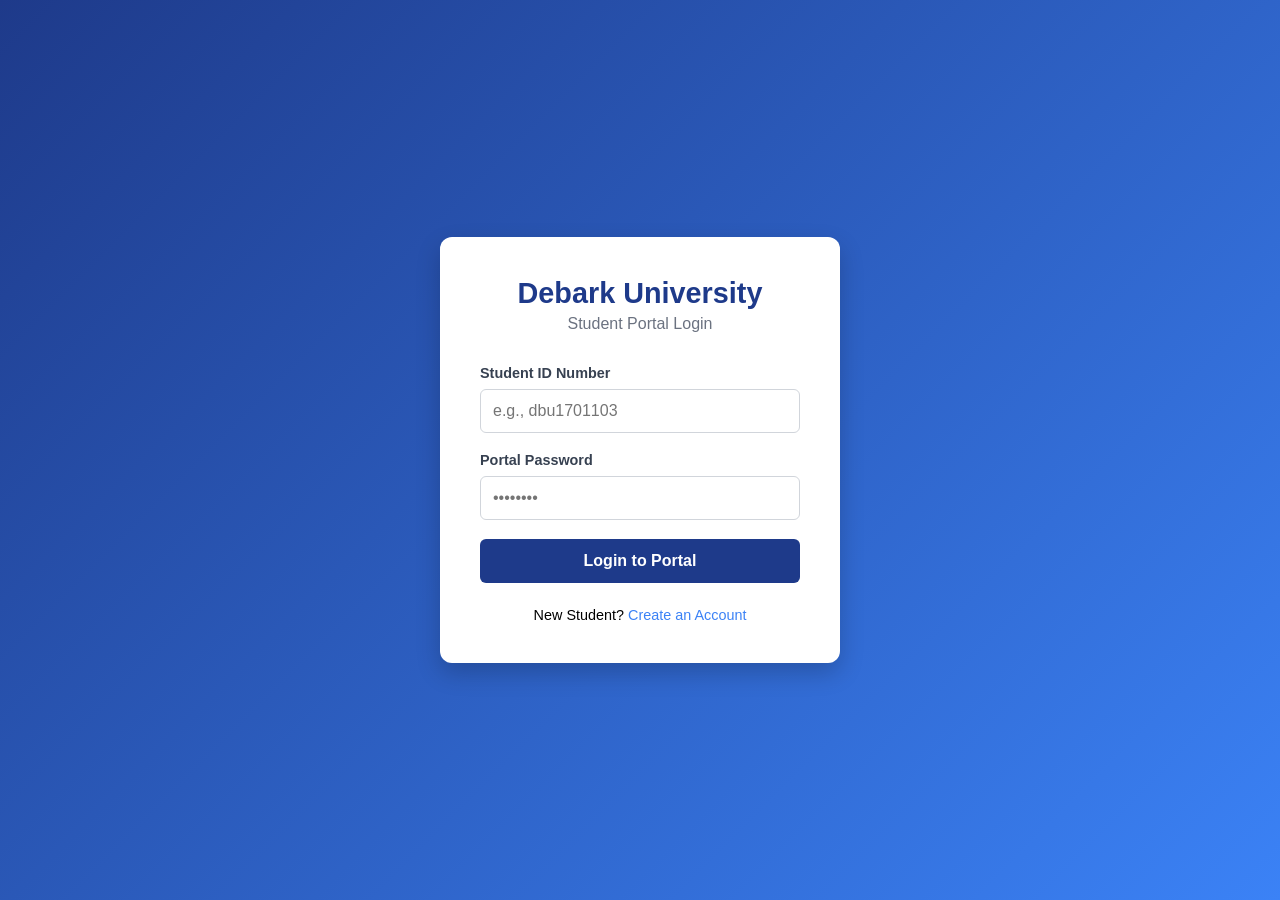
<file: index.html>
<!DOCTYPE html>
<html lang="en">
<head>
  <meta charset="UTF-8">
  <meta name="viewport" content="width=device-width, initial-scale=1.0">
  <title>University Portal - Login</title>
  <link rel="stylesheet" href="style.css">
</head>
<body class="login-body">
  <div class="login-card">
    <div class="login-header">
      <h2>Debark University</h2>
      <p>Student Portal Login</p>
    </div>
    
    <form id="loginForm">
      <div class="input-field">
        <label for="studentId">Student ID Number</label>
        <input type="text" id="studentId" placeholder="e.g., dbu1701103" required>
      </div>
      
      <div class="input-field">
        <label for="password">Portal Password</label>
        <input type="password" id="password" placeholder="••••••••" required>
      </div>
      
      <button type="submit" class="btn-login">Login to Portal</button>
    </form>
    
    <div class="login-footer">
      <p>New Student? <a href="register.html">Create an Account</a></p>
    </div>
  </div>

  <script src="login.js"></script>
</body>
</html>
</file>
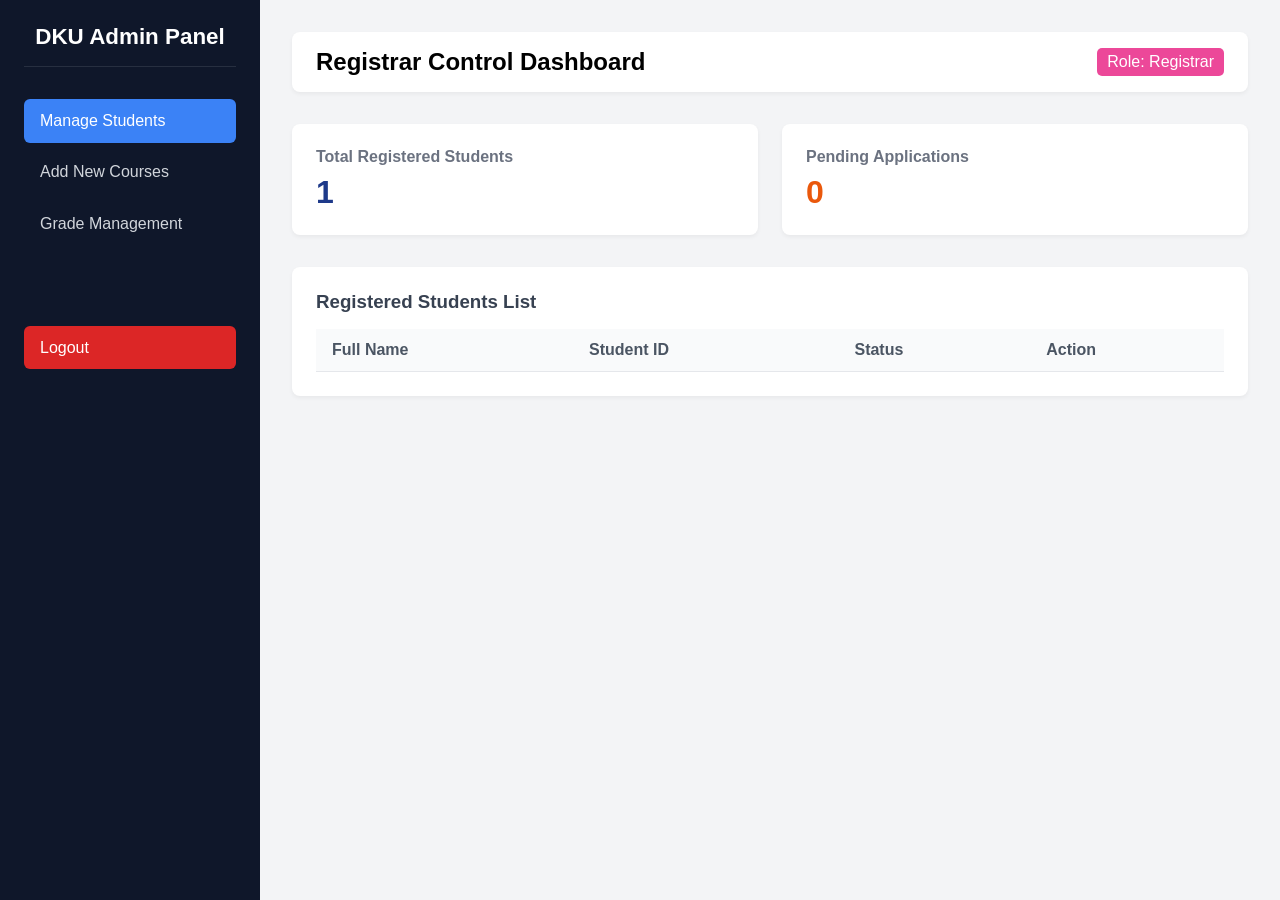
<file: admin.html>
<!DOCTYPE html>
<html lang="en">
<head>
  <meta charset="UTF-8">
  <meta name="viewport" content="width=device-width, initial-scale=1.0">
  <title>Registrar Admin Panel</title>
  <link rel="stylesheet" href="style.css">
</head>
<body>
  <div class="dashboard-container">
    <aside class="sidebar" style="background: #0f172a;">
      <div class="sidebar-brand">
        <h3>DKU Admin Panel</h3>
      </div>
      <ul class="sidebar-menu">
        <li class="menu-item active" data-target="manage-students"><a href="#">Manage Students</a></li>
        <li class="menu-item" data-target="add-courses"><a href="#">Add New Courses</a></li>
        <li class="menu-item" data-target="grade-management"><a href="#">Grade Management</a></li>
        <li class="logout"><a href="index.html">Logout</a></li>
      </ul>
    </aside>

    <main class="main-content">
      <header class="main-header">
        <h2>Registrar Control Dashboard</h2>
        <div class="user-profile" style="background: #ec4899; color: white; padding: 5px 10px; border-radius: 5px;">Role: Registrar</div>
      </header>

      <div id="manage-students" class="tab-content active">
        <div class="info-grid">
          <div class="info-card">
            <h4>Total Registered Students</h4>
            <p class="number" id="totalStudents">1</p>
          </div>
          <div class="info-card">
            <h4>Pending Applications</h4>
            <p class="number" style="color: #ea580c;">0</p>
          </div>
        </div>

        <section class="table-section">
          <h3>Registered Students List</h3>
          <table>
            <thead>
              <tr>
                <th>Full Name</th>
                <th>Student ID</th>
                <th>Status</th>
                <th>Action</th>
              </tr>
            </thead>
            <tbody id="studentTableBody">
              </tbody>
          </table>
        </section>
      </div>

      <div id="add-courses" class="tab-content">
        <section class="table-section" style="max-width: 500px;">
          <h3>Add New Course to Portal</h3>
          <p style="color: #6b7280; margin-bottom: 15px;">ለተማሪዎች የሚሰጥ አዲስ ኮርስ እዚህ ይጨምሩ፡</p>
          <form id="addCourseForm">
            <div class="input-field" style="margin-bottom: 1rem;">
              <label>Course Code</label>
              <input type="text" id="newCourseCode" placeholder="e.g., CoSc3012" required style="width:100%; padding:8px; border:1px solid #ccc; border-radius:4px;">
            </div>
            <div class="input-field" style="margin-bottom: 1rem;">
              <label>Course Title</label>
              <input type="text" id="newCourseTitle" placeholder="e.g., Computer Security" required style="width:100%; padding:8px; border:1px solid #ccc; border-radius:4px;">
            </div>
            <div class="input-field" style="margin-bottom: 1.5rem;">
              <label>Credit Hours</label>
              <input type="number" id="newCourseCredit" placeholder="e.g., 3" min="1" max="5" required style="width:100%; padding:8px; border:1px solid #ccc; border-radius:4px;">
            </div>
            <button type="submit" class="btn-login" style="width: auto; padding: 10px 25px;">Add Course</button>
          </form>
        </section>
      </div>

      <div id="grade-management" class="tab-content">
        <section class="table-section" style="max-width: 500px;">
          <h3>Assign Student Grades</h3>
          <p style="color: #6b7280; margin-bottom: 15px;">ለተማሪው ID ቁጥር በመስጠት ውጤት መሙያ ሰሌዳ፡</p>
          <form id="assignGradeForm">
            <div class="input-field" style="margin-bottom: 1rem;">
              <label>Student ID</label>
              <input type="text" id="gradeStudentId" placeholder="e.g., dku1701103" required style="width:100%; padding:8px; border:1px solid #ccc; border-radius:4px;">
            </div>
            <div class="input-field" style="margin-bottom: 1rem;">
              <label>Select Course Code</label>
              <select id="gradeCourseCode" required style="width:100%; padding:8px; border:1px solid #ccc; border-radius:4px; background: white;">
                <option value="CoSc1011">CoSc1011 (Intro to CS)</option>
                <option value="Math1012">Math1012 (Freshman Math)</option>
                <option value="EnLa1011">EnLa1011 (Communicative English)</option>
              </select>
            </div>
            <div class="input-field" style="margin-bottom: 1.5rem;">
              <label>Select Grade</label>
              <select id="assignedLetter" required style="width:100%; padding:8px; border:1px solid #ccc; border-radius:4px; background: white;">
                <option value="A">A</option>
                <option value="A-">A-</option>
                <option value="B+">B+</option>
                <option value="B">B</option>
                <option value="C">C</option>
                <option value="F">F</option>
              </select>
            </div>
            <button type="submit" class="btn-login" style="width: auto; padding: 10px 25px; background: #059669;">Save Grade</button>
          </form>
        </section>
      </div>

    </main>
  </div>

  <script src="admin.js"></script>
</body>
</html>
</file>
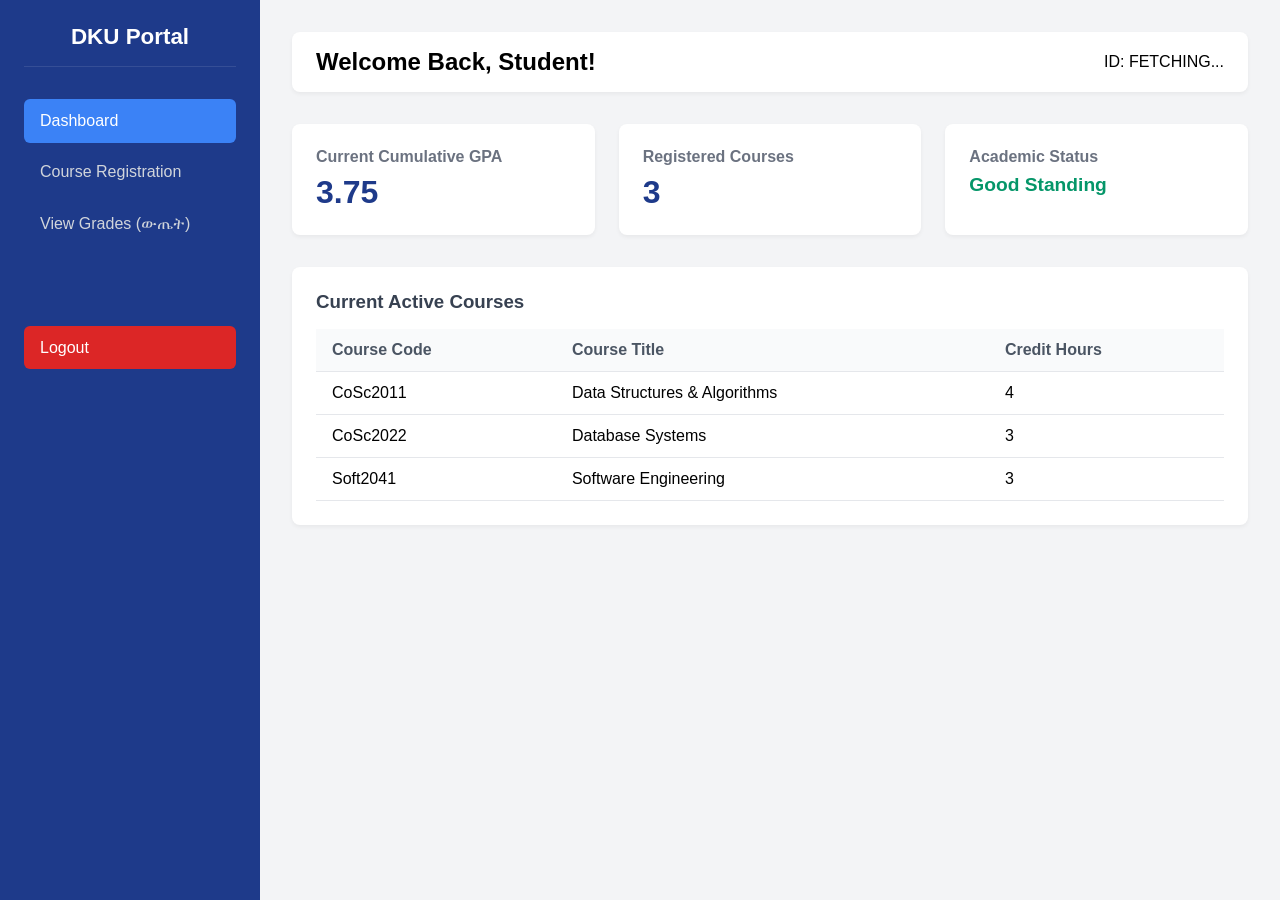
<file: dashboard.html>
<!DOCTYPE html>
<html lang="en">
<head>
  <meta charset="UTF-8">
  <meta name="viewport" content="width=device-width, initial-scale=1.0">
  <title>Student Dashboard - DBU</title>
  <link rel="stylesheet" href="style.css">
</head>
<body>
  <div class="dashboard-container">
    <aside class="sidebar">
      <div class="sidebar-brand">
        <h3>DKU Portal</h3>
      </div>
      <ul class="sidebar-menu">
        <li class="menu-item active" data-target="main-dashboard"><a href="#">Dashboard</a></li>
        <li class="menu-item" data-target="course-reg"><a href="#">Course Registration</a></li>
        <li class="menu-item" data-target="view-grades"><a href="#">View Grades (ውጤት)</a></li>
        <li class="logout"><a href="index.html">Logout</a></li>
      </ul>
    </aside>

    <main class="main-content">
      <header class="main-header">
        <h2>Welcome Back, Student!</h2>
        <div class="user-profile">ID: FETCHING...</div>
      </header>

      <div id="main-dashboard" class="tab-content active">
        <div class="info-grid">
          <div class="info-card">
            <h4>Current Cumulative GPA</h4>
            <p class="number">3.75</p>
          </div>
          <div class="info-card">
            <h4>Registered Courses</h4>
            <p class="number">3</p>
          </div>
          <div class="info-card">
            <h4>Academic Status</h4>
            <p class="status">Good Standing</p>
          </div>
        </div>

        <section class="table-section">
          <h3>Current Active Courses</h3>
          <table>
            <thead>
              <tr>
                <th>Course Code</th>
                <th>Course Title</th>
                <th>Credit Hours</th>
              </tr>
            </thead>
            <tbody>
              <tr><td>CoSc2011</td><td>Data Structures & Algorithms</td><td>4</td></tr>
              <tr><td>CoSc2022</td><td>Database Systems</td><td>3</td></tr>
              <tr><td>Soft2041</td><td>Software Engineering</td><td>3</td></tr>
            </tbody>
          </table>
        </section>
      </div>

      <div id="course-reg" class="tab-content">
        <section class="table-section">
          <h3>Available Courses for Next Semester</h3>
          <p style="margin-bottom: 15px; color: #555;">Please select the courses you want to register for:</p>
          <form id="courseRegForm">
            <table style="margin-bottom: 20px;">
              <thead>
                <tr>
                  <th>Select</th>
                  <th>Course Code</th>
                  <th>Course Title</th>
                  <th>Credit Hours</th>
                </tr>
              </thead>
              <tbody>
                <tr><td><input type="checkbox" name="courses" value="CoSc3011"></td><td>CoSc3011</td><td>Operating Systems</td><td>4</td></tr>
                <tr><td><input type="checkbox" name="courses" value="CoSc3032"></td><td>CoSc3032</td><td>Computer Networks</td><td>3</td></tr>
                <tr><td><input type="checkbox" name="courses" value="Soft3021"></td><td>Soft3021</td><td>Object-Oriented Programming</td><td>3</td></tr>
              </tbody>
            </table>
            <button type="submit" class="btn-login" style="width: auto; padding: 10px 30px;">Submit Registration</button>
          </form>
        </section>
      </div>

      <div id="view-grades" class="tab-content">
        <section class="table-section">
          <h3>Previous Semester Grade Report</h3>
          <table>
            <thead>
              <tr>
                <th>Course Code</th>
                <th>Course Title</th>
                <th>Credit Hours</th>
                <th>Grade</th>
                <th>Status</th>
              </tr>
            </thead>
            <tbody>
              <tr><td>CoSc1011</td><td>Introduction to Computer Science</td><td>3</td><td>A</td><td>Passed</td></tr>
              <tr><td>Math1012</td><td>Freshman Mathematics</td><td>4</td><td>A-</td><td>Passed</td></tr>
              <tr><td>EnLa1011</td><td>Communicative English Skills</td><td>3</td><td>B+</td><td>Passed</td></tr>
            </tbody>
          </table>
        </section>
      </div>

    </main>
  </div>

  <script src="dashboard.js"></script>
</body>
</html>
</file>
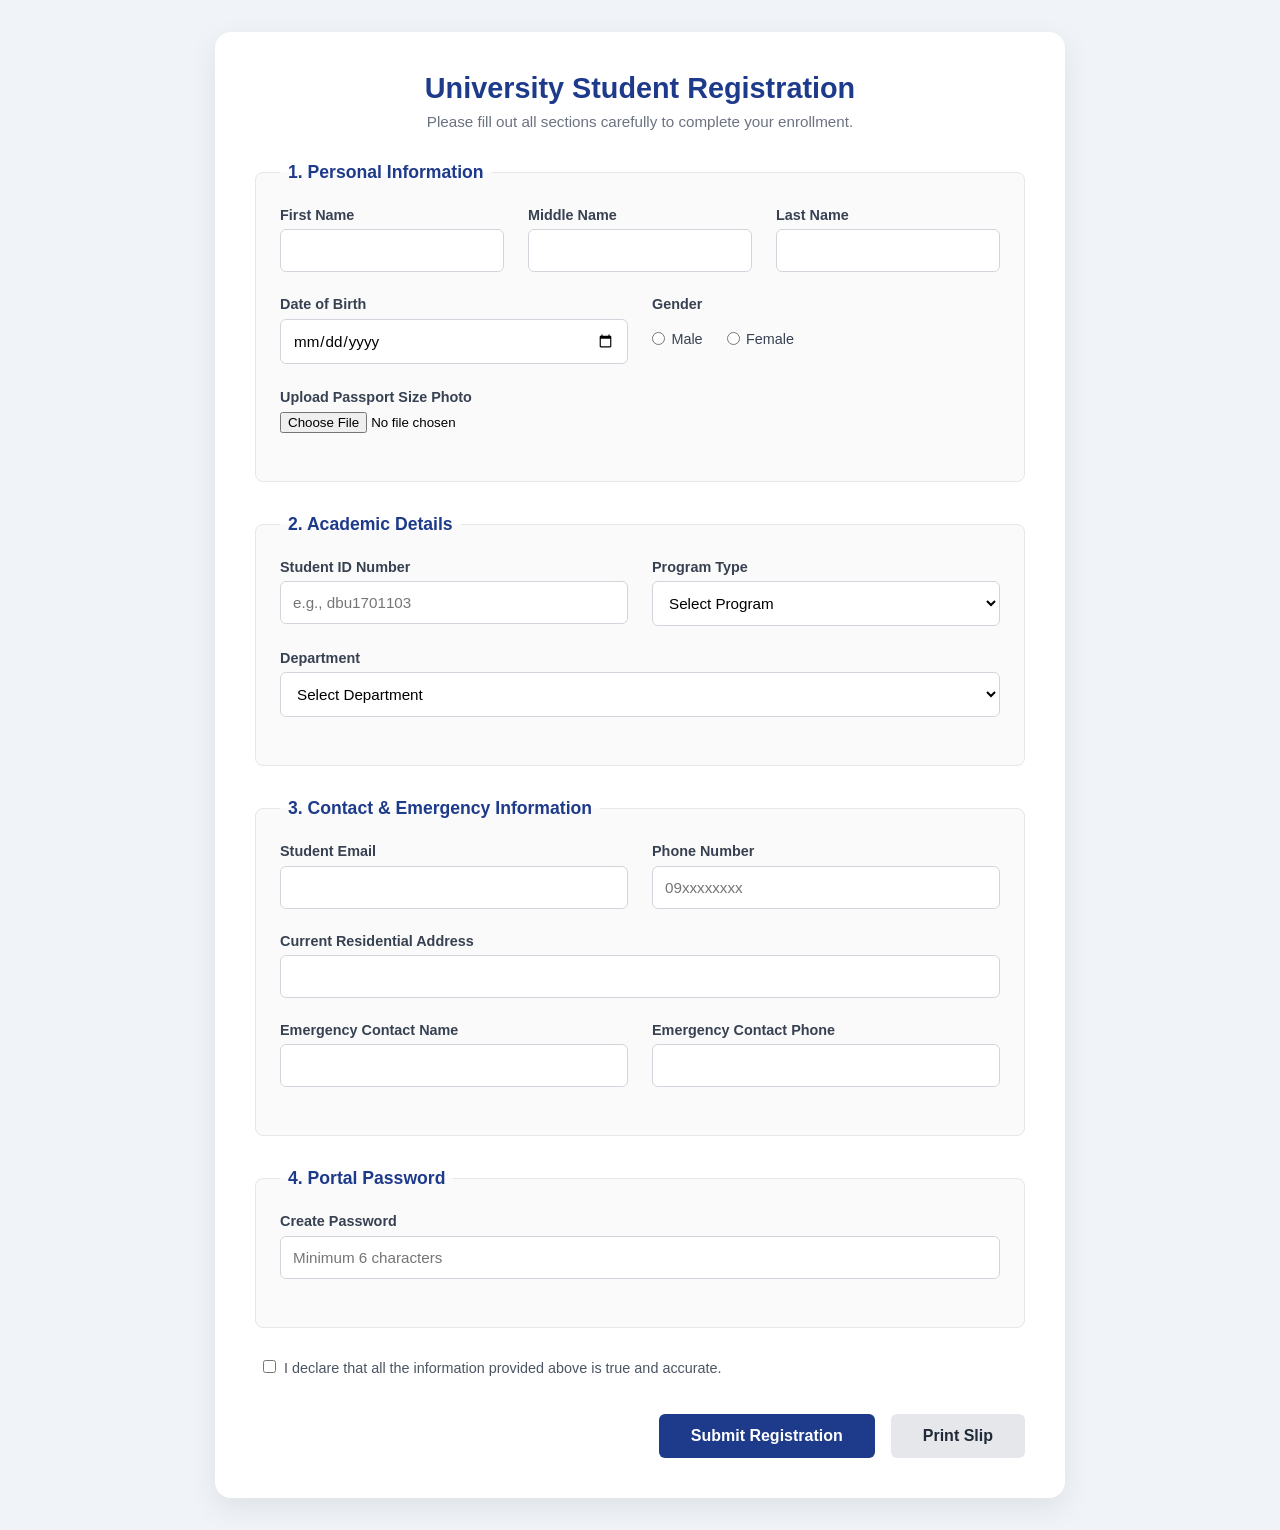
<file: register.html>
<!DOCTYPE html>
<html lang="en">
<head>
  <meta charset="UTF-8">
  <meta name="viewport" content="width=device-width, initial-scale=1.0">
  <title>University Student Registration</title>
  <link rel="stylesheet" href="registration.css">
</head>
<body>
  <div class="form-container">
    <h2>University Student Registration</h2>
    <p>Please fill out all sections carefully to complete your enrollment.</p>
    
    <div id="message" style="display:none; padding:10px; margin-bottom:15px; border-radius:5px; text-align:center;"></div>

    <form id="regform">
      <fieldset>
        <legend>1. Personal Information</legend>
        <div class="row">
          <div class="col">
            <label for="firstName">First Name</label>
            <input type="text" id="firstName" required>
            <span id="error-firstName" class="error"></span>
          </div>
          <div class="col">
            <label for="middleName">Middle Name</label>
            <input type="text" id="middleName" required>
            <span id="error-middleName" class="error"></span>
          </div>
          <div class="col">
            <label for="lastName">Last Name</label>
            <input type="text" id="lastName" required>
            <span id="error-lastName" class="error"></span>
          </div>
        </div>

        <div class="row">
          <div class="col">
            <label for="dob">Date of Birth</label>
            <input type="date" id="dob" required>
            <span id="error-dob" class="error"></span>
          </div>
          <div class="col">
            <label>Gender</label>
            <div class="radio-group">
              <label><input type="radio" name="gender" value="Male"> Male</label>
              <label><input type="radio" name="gender" value="Female"> Female</label>
            </div>
            <span id="error-gender" class="error"></span>
          </div>
        </div>

        <div class="row">
          <div class="col">
            <label for="photo">Upload Passport Size Photo</label>
            <input type="file" id="photo" accept="image/*" required>
            <span id="error-photo" class="error"></span>
          </div>
        </div>
      </fieldset>

      <fieldset>
        <legend>2. Academic Details</legend>
        <div class="row">
          <div class="col">
            <label for="studentId">Student ID Number</label>
            <input type="text" id="studentId" placeholder="e.g., dbu1701103" required>
            <span id="error-studentId" class="error"></span>
          </div>
          <div class="col">
            <label for="program">Program Type</label>
            <select id="program" required>
              <option value="">Select Program</option>
              <option value="Regular">Regular</option>
              <option value="Extension">Extension</option>
            </select>
            <span id="error-program" class="error"></span>
          </div>
        </div>
        <div class="row">
          <div class="col">
            <label for="dept">Department</label>
            <select id="dept" required>
              <option value="">Select Department</option>
              <option value="Computer Science">Computer Science</option>
              <option value="Software Engineering">Software Engineering</option>
              <option value="Information Technology">Information Technology</option>
            </select>
            <span id="error-dept" class="error"></span>
          </div>
        </div>
      </fieldset>

      <fieldset>
        <legend>3. Contact & Emergency Information</legend>
        <div class="row">
          <div class="col">
            <label for="email">Student Email</label>
            <input type="email" id="email" required>
            <span id="error-email" class="error"></span>
          </div>
          <div class="col">
            <label for="phone">Phone Number</label>
            <input type="text" id="phone" placeholder="09xxxxxxxx" required>
            <span id="error-phone" class="error"></span>
          </div>
        </div>
        <div class="row">
          <div class="col">
            <label for="address">Current Residential Address</label>
            <input type="text" id="address" required>
            <span id="error-address" class="error"></span>
          </div>
        </div>
        <div class="row">
          <div class="col">
            <label for="emergencyName">Emergency Contact Name</label>
            <input type="text" id="emergencyName" required>
            <span id="error-emergencyName" class="error"></span>
          </div>
          <div class="col">
            <label for="emergencyPhone">Emergency Contact Phone</label>
            <input type="text" id="emergencyPhone" required>
            <span id="error-emergencyPhone" class="error"></span>
          </div>
        </div>
      </fieldset>

      <fieldset>
        <legend>4. Portal Password</legend>
        <div class="row">
          <div class="col">
            <label for="password">Create Password</label>
            <input type="password" id="password" placeholder="Minimum 6 characters" required>
            <span id="error-password" class="error"></span>
          </div>
        </div>
      </fieldset>

      <div class="terms-container">
        <input type="checkbox" id="terms" required>
        <label for="terms">I declare that all the information provided above is true and accurate.</label>
        <span id="error-terms" class="error"></span>
      </div>

      <div class="actions">
        <button type="submit" class="btn-submit">Submit Registration</button>
        <button type="button" id="printBtn" class="btn-print">Print Slip</button>
      </div>
    </form>
  </div>

  <script src="java.js"></script>
</body>
</html>
</file>
<file: style.css>
/* ገጾችን መደበቂያ እና ማሳያ ህግ */
.tab-content {
  display: none;
}

.tab-content.active {
  display: block;
}

.sidebar-menu li {
  cursor: pointer;
}
* {
  margin: 0;
  padding: 0;
  box-sizing: border-box;
  font-family: 'Segoe UI', Tahoma, Geneva, Verdana, sans-serif;
}

/* Login Page Styles */
.login-body {
  background: linear-gradient(135deg, #1e3a8a, #3b82f6);
  height: 100vh;
  display: flex;
  justify-content: center;
  align-items: center;
}

.login-card {
  background: #ffffff;
  padding: 2.5rem;
  border-radius: 12px;
  box-shadow: 0 10px 25px rgba(0, 0, 0, 0.2);
  width: 100%;
  max-width: 400px;
}

.login-header {
  text-align: center;
  margin-bottom: 2rem;
}

.login-header h2 {
  color: #1e3a8a;
  font-size: 1.8rem;
}

.login-header p {
  color: #6b7280;
  margin-top: 0.3rem;
}

.input-field {
  margin-bottom: 1.2rem;
}

.input-field label {
  display: block;
  margin-bottom: 0.5rem;
  color: #374151;
  font-size: 0.9rem;
  font-weight: 600;
}

.input-field input {
  width: 100%;
  padding: 0.75rem;
  border: 1px solid #d1d5db;
  border-radius: 6px;
  outline: none;
  font-size: 1rem;
}

.input-field input:focus {
  border-color: #3b82f6;
  box-shadow: 0 0 0 3px rgba(59, 130, 246, 0.1);
}

.btn-login {
  width: 100%;
  padding: 0.8rem;
  background: #1e3a8a;
  color: white;
  border: none;
  border-radius: 6px;
  font-size: 1rem;
  font-weight: bold;
  cursor: pointer;
  transition: background 0.2s;
}

.btn-login:hover {
  background: #1d4ed8;
}

.login-footer {
  text-align: center;
  margin-top: 1.5rem;
  font-size: 0.9rem;
}

.login-footer a {
  color: #3b82f6;
  text-decoration: none;
}

/* Dashboard Styles */
.dashboard-container {
  display: flex;
  height: 100vh;
  background: #f3f4f6;
}

.sidebar {
  width: 260px;
  background: #1e3a8a;
  color: white;
  padding: 1.5rem;
}

.sidebar-brand h3 {
  font-size: 1.4rem;
  margin-bottom: 2rem;
  text-align: center;
  border-bottom: 1px solid rgba(255,255,255,0.1);
  padding-bottom: 1rem;
}

.sidebar-menu {
  list-style: none;
}

.sidebar-menu li {
  margin-bottom: 0.5rem;
}

.sidebar-menu a {
  color: #d1d5db;
  text-decoration: none;
  display: block;
  padding: 0.8rem 1rem;
  border-radius: 6px;
  transition: all 0.2s;
}

.sidebar-menu li.active a, .sidebar-menu a:hover {
  background: #3b82f6;
  color: white;
}

.sidebar-menu li.logout a {
  background: #dc2626;
  color: white;
  margin-top: 5rem;
}

.sidebar-menu li.logout a:hover {
  background: #b91c1c;
}

.main-content {
  flex: 1;
  padding: 2rem;
  overflow-y: auto;
}

.main-header {
  display: flex;
  justify-content: space-between;
  align-items: center;
  margin-bottom: 2rem;
  background: white;
  padding: 1rem 1.5rem;
  border-radius: 8px;
  box-shadow: 0 2px 4px rgba(0,0,0,0.05);
}

.info-grid {
  display: grid;
  grid-template-columns: repeat(auto-fit, minmax(220px, 1fr));
  gap: 1.5rem;
  margin-bottom: 2rem;
}

.info-card {
  background: white;
  padding: 1.5rem;
  border-radius: 8px;
  box-shadow: 0 2px 4px rgba(0,0,0,0.05);
}

.info-card h4 {
  color: #6b7280;
  margin-bottom: 0.5rem;
}

.info-card .number {
  font-size: 2rem;
  font-weight: bold;
  color: #1e3a8a;
}

.info-card .status {
  font-size: 1.2rem;
  font-weight: 600;
  color: #059669;
}

.table-section {
  background: white;
  padding: 1.5rem;
  border-radius: 8px;
  box-shadow: 0 2px 4px rgba(0,0,0,0.05);
}

.table-section h3 {
  margin-bottom: 1rem;
  color: #374151;
}

table {
  width: 100%;
  border-collapse: collapse;
  text-align: left;
}

table th, table td {
  padding: 0.75rem 1rem;
  border-bottom: 1px solid #e5e7eb;
}

table th {
  background: #f9fafb;
  color: #4b5563;
}
</file>
<file: registration.css>
/* መላውን ገጽ ማስተካከያ */
* {
  margin: 0;
  padding: 0;
  box-sizing: border-box;
  font-family: 'Segoe UI', Tahoma, Geneva, Verdana, sans-serif;
}

body {
  background-color: #f0f4f8;
  padding: 2rem 1rem;
  display: flex;
  justify-content: center;
  align-items: center;
}

.form-container {
  background: #ffffff;
  padding: 2.5rem;
  border-radius: 16px;
  box-shadow: 0 10px 30px rgba(0, 0, 0, 0.08);
  width: 100%;
  max-width: 850px; /* የፎርሙ ስፋት */
}

h2 {
  color: #1e3a8a;
  text-align: center;
  font-size: 1.8rem;
  margin-bottom: 0.5rem;
}

p {
  text-align: center;
  color: #6b7280;
  font-size: 0.95rem;
  margin-bottom: 2rem;
}

/* እያንዳንዱን ክፍል (Section) ማሳመሪያ */
fieldset {
  border: 1px solid #e5e7eb;
  border-radius: 8px;
  padding: 1.5rem;
  margin-bottom: 2rem;
  background-color: #fafafa;
}

legend {
  padding: 0 0.5rem;
  font-weight: bold;
  color: #1e3a8a;
  font-size: 1.1rem;
}

/* 🔥 ዋናው ማስተካከያ፡ ሳጥኖቹን ጎን ለጎን (Flexbox) ማድረጊያ */
.row {
  display: flex;
  gap: 1.5rem; /* በሳጥኖቹ መካከል ያለው ክፍተት */
  margin-bottom: 1.2rem;
  width: 100%;
}

.col {
  flex: 1; /* እያንዳንዱ ሳጥን እኩል ቦታ እንዲይዝ ያደርጋል */
  display: flex;
  flex-direction: column;
}

/* ጽሁፎች እና መግቢያ ሳጥኖች */
label {
  margin-bottom: 0.4rem;
  color: #374151;
  font-size: 0.9rem;
  font-weight: 600;
}

input[type="text"],
input[type="email"],
input[type="password"],
input[type="date"],
select {
  width: 100%;
  padding: 0.75rem;
  border: 1px solid #d1d5db;
  border-radius: 6px;
  font-size: 0.95rem;
  outline: none;
  background-color: #fff;
  transition: border-color 0.2s;
}

input:focus, select:focus {
  border-color: #3b82f6;
  box-shadow: 0 0 0 3px rgba(59, 130, 246, 0.15);
}

/* የጾታ (Gender) ራዲዮ በተን ጎን ለጎን ማድረጊያ */
.radio-group {
  display: flex;
  gap: 1.5rem;
  padding: 0.75rem 0;
}

.radio-group label {
  display: flex;
  align-items: center;
  gap: 0.4rem;
  cursor: pointer;
  font-weight: normal;
}

/* የቀይ ስህተት መልዕክቶች ማሳያ */
.error {
  color: #dc2626;
  font-size: 0.8rem;
  margin-top: 0.3rem;
  display: block;
}

/* የውል ስምምነት ሳጥን */
.terms-container {
  display: flex;
  align-items: flex-start;
  gap: 0.5rem;
  margin-bottom: 2rem;
  padding: 0 0.5rem;
}

.terms-container label {
  font-weight: normal;
  font-size: 0.9rem;
  color: #4b5563;
  cursor: pointer;
}

/* የበተኖች (Buttons) ማሳመሪያ ክፍል */
.actions {
  display: flex;
  gap: 1rem;
  justify-content: flex-end;
}

.btn-submit {
  padding: 0.8rem 2rem;
  background-color: #1e3a8a;
  color: white;
  border: none;
  border-radius: 6px;
  font-weight: bold;
  cursor: pointer;
  font-size: 1rem;
  transition: background-color 0.2s;
}

.btn-submit:hover {
  background-color: #1d4ed8;
}

.btn-print {
  padding: 0.8rem 2rem;
  background-color: #e5e7eb;
  color: #1f2937;
  border: none;
  border-radius: 6px;
  font-weight: bold;
  cursor: pointer;
  font-size: 1rem;
  transition: background-color 0.2s;
}

.btn-print:hover {
  background-color: #d1d5db;
}

/* የስኬት መልዕክት ማሳያ */
.success-msg {
  background-color: #d1fae5;
  color: #065f46;
  padding: 1rem;
  border-radius: 6px;
  text-align: center;
  font-weight: 600;
  margin-bottom: 1.5rem;
}
</file>
